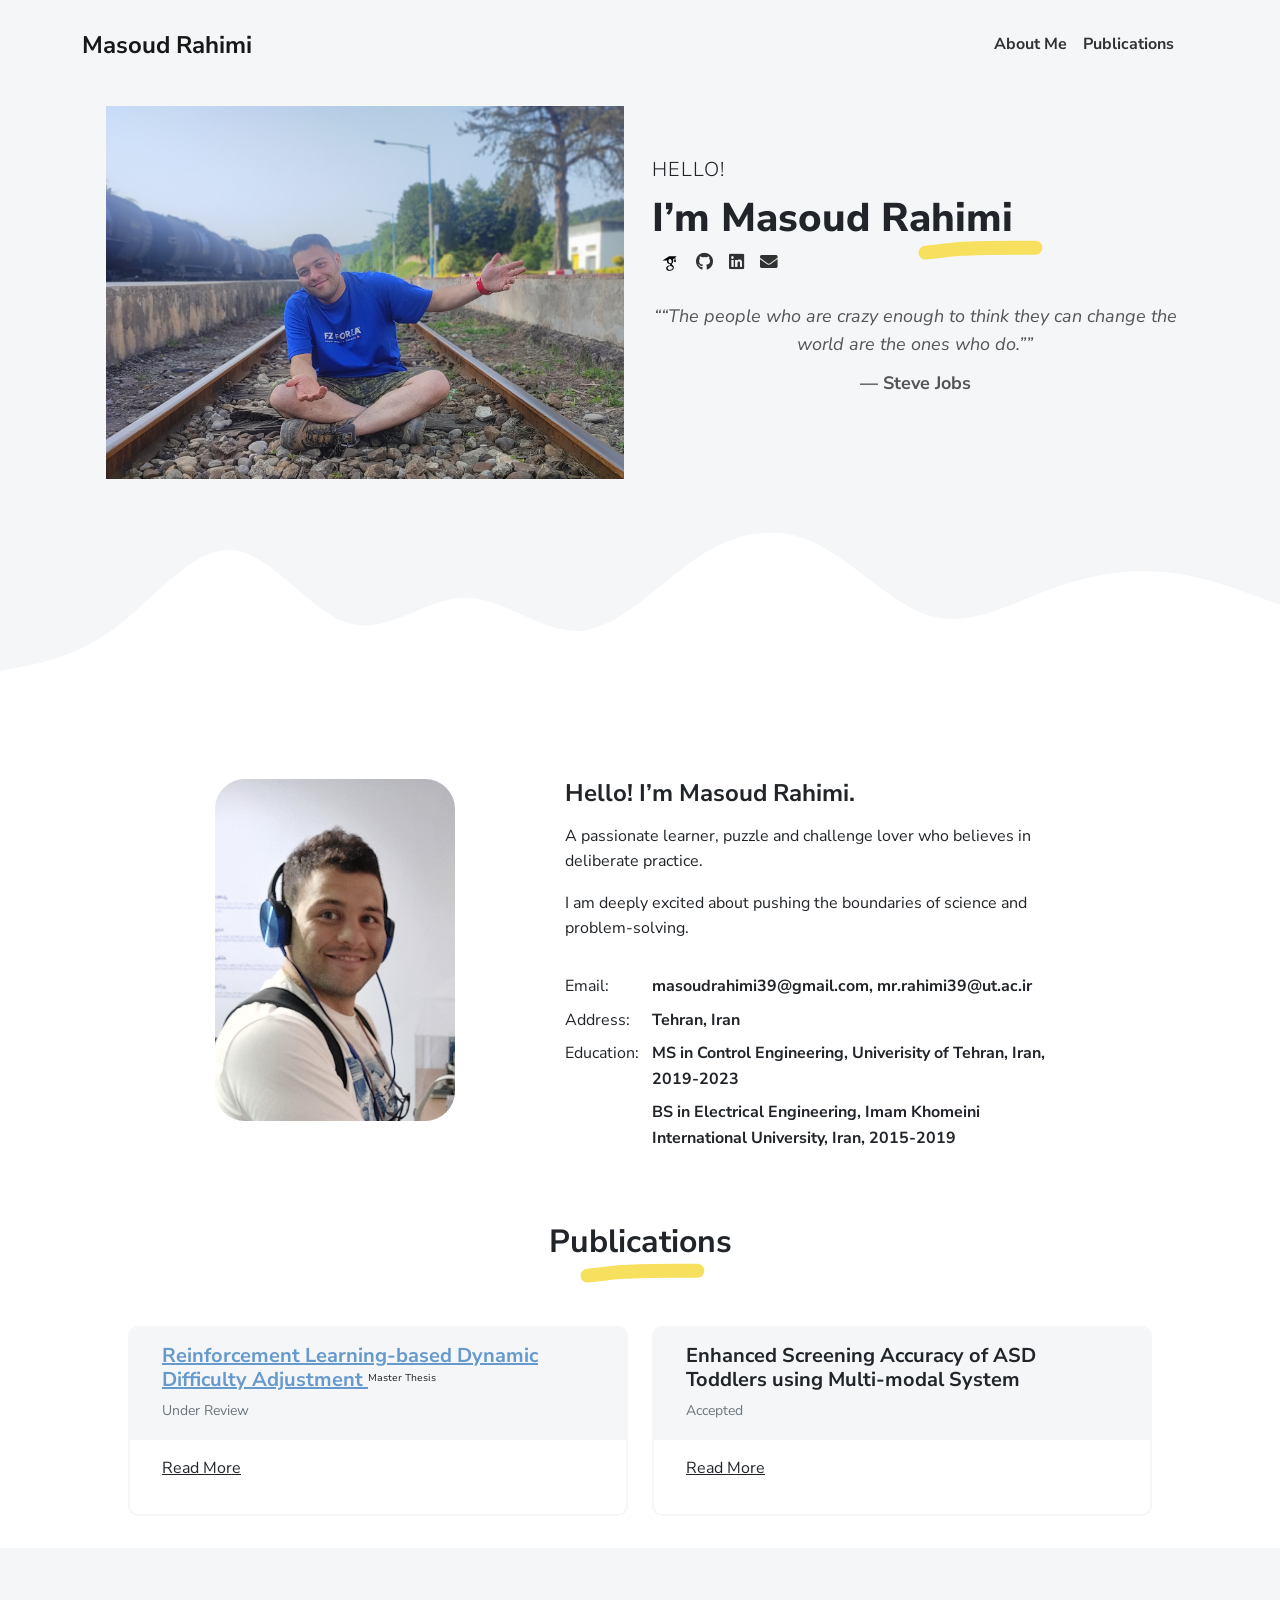
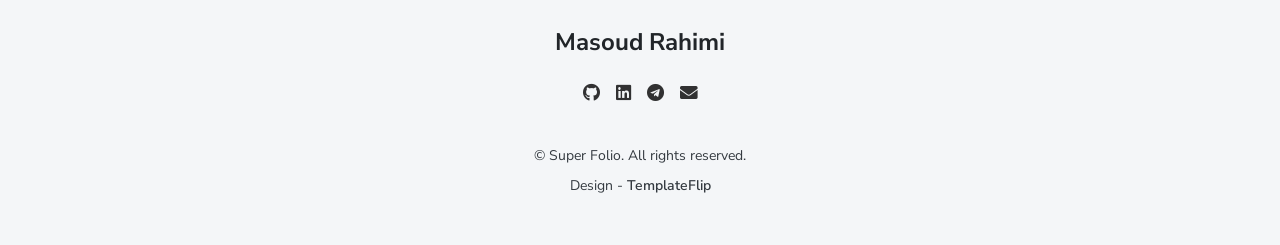
<file: index.html>
<!DOCTYPE html>
<!-- upto 2 directory depth-->
<html lang="en-US">
  <head>
    <meta charset="UTF-8">
    <meta http-equiv="X-UA-Compatible" content="IE=edge">
    <meta name="viewport" content="width=device-width, initial-scale=1">
    <title>Masoud Rahimi</title>
    <link rel="icon" href="images//services/favicon.ico" type="image/x-icon" sizes="396x396">

    <link rel="preconnect" href="https://fonts.gstatic.com" crossorigin="crossorigin"/>
    <link rel="preload" as="style" href="https://fonts.googleapis.com/css2?family=Nunito+Sans:wght@300;400;700;800&amp;display=swap"/>
    <link rel="stylesheet" href="https://fonts.googleapis.com/css2?family=Nunito+Sans:wght@300;400;700;800&amp;display=swap" media="print" onload="this.media='all'"/>
    <noscript>
      <link rel="stylesheet" href="https://fonts.googleapis.com/css2?family=Nunito+Sans:wght@300;400;700;800&amp;display=swap"/>
    </noscript>
    <link href="./css/font-awesome/css/all.min.css?ver=1.2.0" rel="stylesheet">
    <link href="./css/bootstrap-icons/bootstrap-icons.css?ver=1.2.0" rel="stylesheet">
    <link href="./css/bootstrap.min.css?ver=1.2.0" rel="stylesheet">
    <link href="./css/aos.css?ver=1.2.0" rel="stylesheet">
    <link href="./css/main.css?ver=1.2.0" rel="stylesheet">
    
    <noscript>
      <style type="text/css">
        [data-aos] {
            opacity: 1 !important;
            transform: translate(0) scale(1) !important;
        }
      </style>
    </noscript>
  </head>
  <body id="top">
    <header class="bg-light">
      <nav class="navbar navbar-expand-lg navbar-light bg-light" id="header-nav" role="navigation">
        <div class="container"><a class="link-dark navbar-brand site-title mb-0" href="#">Masoud Rahimi</a>
          <button class="navbar-toggler" type="button" data-bs-toggle="collapse" data-bs-target="#navbarSupportedContent" aria-controls="navbarSupportedContent" aria-expanded="false" aria-label="Toggle navigation"><span class="navbar-toggler-icon"></span></button>
          <div class="collapse navbar-collapse" id="navbarSupportedContent">
            <ul class="navbar-nav ms-auto me-2">
              <!-- <li class="nav-item"><a class="nav-link" href="Rahimi_CV.pdf">Download my CV</a></li> -->
              <li class="nav-item"><a class="nav-link" href="#about">About Me</a></li>
              
              <!-- <li class="nav-item"><a class="nav-link" href="#interests">Interests</a></li> -->
              <li class="nav-item"><a class="nav-link" href="#Publications">Publications</a></li>
              
              <!-- <li class="nav-item"><a class="nav-link" href="#education">Education</a></li> -->
              <!-- <li class="nav-item"><a class="nav-link" href="#skills">Skills</a></li> -->
              <!-- <li class="nav-item"><a class="nav-link" href="#blog">Blog</a></li> -->
              <!-- <li class="nav-item"><a class="nav-link" href="#contact">Contact Me</a></li> -->
            </ul>
          </div>
        </div>
      </nav>
    </header>
    <div class="page-content">
      <div id="content">
 
<style>
  .quote {
    text-align: center;
    margin-top: 20px;
    font-size: 18px;
    color: #555; /* Adjust the color to your preference */
  }

  .quote-text {
    font-style: italic;
  }

  .quote-author {
    margin-top: 10px;
    font-weight: bold;
  }
</style>

<header>
  <div class="cover bg-light">
    <div class="container px-3">
      <div class="row">
        <!-- <div class="col-lg-6 p-2"><img class="img-fluid" src="images/illustrations/hello3.svg" alt="hello"/></div> -->
        <div class="col-lg-6 p-2"><img class="img-fluid" src="images/me1.JPG" alt="hello"/></div>
        <div class="col-lg-6">
          <div class="mt-5">
            <p class="lead text-uppercase mb-1">Hello!</p>
            <h1 class="intro-title marker" data-aos="fade-left" data-aos-delay="50">I’m Masoud Rahimi</h1>
            <!-- <p class="lead fw-normal mt-3" data-aos="fade-up" data-aos-delay="100">Machine Learning Enthusiastic</p> -->
            <div class="social-nav" data-aos="fade-up" data-aos-delay="200">
              <nav role="navigation">
                <ul class="nav justify-content-left">

                  <!-- <li class="nav-item">
                    <a class="nav-link" href="https://scholar.google.com/citations?hl=en&user=BUyeIyAAAAAJ" title="Google Scholar">
                      <svg src="google-scholar.svg" xmlns="http://www.w3.org/2000/svg" width="24" height="24" viewBox="0 0 24 24">
                        
                      </svg>
                      <span class="menu-title sr-only">Google Scholar</span>
                    </a>
                  </li> -->

                  <li class="nav-item">
                    <a class="nav-link" href="https://scholar.google.com/citations?hl=en&user=BUyeIyAAAAAJ" title="Google Scholar">
                      <!-- Include your SVG icon using an <img> tag -->
                      <img src="icons8-google-scholar-48.svg" alt="Google Scholar" width="20" height="20">
                      <span class="menu-title sr-only">Google Scholar</span>
                    </a>
                  </li>

                  
                  <!-- <li class="nav-item"><a class="nav-link" href="https://scholar.google.com/citations?hl=en&user=BUyeIyAAAAAJ" title="Google Scholar"><i class="fab fa-github"></i><span class="menu-title sr-only">Twitter</span></a></li> -->
                  <li class="nav-item"><a class="nav-link" href="https://github.com/masoudrahimi39" title="Github"><i class="fab fa-github"></i><span class="menu-title sr-only">Github</span></a></li>
                  <li class="nav-item"><a class="nav-link" href="https://www.linkedin.com/in/masoud-rahimi-0b897b108/" title="LinkedIn"><i class="fab fa-linkedin"></i><span class="menu-title sr-only">LinkedIn</span></a></li>
                  <!-- <li class="nav-item"><a class="nav-link" href="https://telegram.me/Masoud_rhm39" title="telegram"><i class="fab fa-telegram"></i><span class="menu-title sr-only">Telegram</span></a></li> -->
                  <!-- <li class="nav-item"><a class="nav-link" href="skype:masoudrahimi39?userinfo" title="skype"><i class="fab fa-skype"></i><span class="menu-title sr-only">skype</span></a></li> -->
                  <li class="nav-item"><a class="nav-link" href="mailto:masoudrahimi39@gmail.com" title="Gmail"><i class="fa fa-envelope"></i><span class="menu-title sr-only">gmail</span></a></li>
                </ul>
              </nav>

              <div class="quote">
                <q class="quote-text">“The people who are crazy enough to think they can change the world are the ones who do.”</q>
                <p class="quote-author">— Steve Jobs</p>
              </div>


              <!-- <p style="font-size:10px">Telegram me in case of emergancy</p> -->
            </div>
          </div>
        </div>
      </div>
    </div>
  </div>
  <div class="wave-bg"></div>
</header>

<!-- about me -->
<div class="section pt-4 px-3 px-lg-4" id="about">
  <div class="container-narrow">
    <div class="row">
      <div class="col-md-4 offset-md-1" data-aos="fade-right" data-aos-delay="100"><img class="avatar img-fluid mt-2" src="images/profile_pic3.JPG" width="240" height="240" alt="Masoud Rahimi"/></div>
      <div class="col-md-6">
        <h2 class="h4 my-2">Hello! I’m Masoud Rahimi.</h2>
        <p>A passionate learner, puzzle and challenge lover who believes in deliberate practice.</p>
        <p>I am deeply excited about pushing the boundaries of science and problem-solving.</p>
        <!-- <p> I'm crazy about <b>solving everyday-life problems</b> by deploying Machine Learning and exploring <b>human behavior and characteristics</b>. I have a penchant for discovering the <b>psychology of human-computer interaction</b>.</p> -->
        <div class="row mt-3">
          <div class="col-sm-2">
            <div class="pb-1">Email:</div>
          </div>
          <div class="col-sm-10">
            <div class="pb-1 fw-bolder">masoudrahimi39@gmail.com,  mr.rahimi39@ut.ac.ir</div>
          </div>
          <!-- <div class="col-sm-2">
            <div class="pb-1">Skype:</div>
          </div>
          <div class="col-sm-10">
            <div class="pb-1 fw-bolder">masoudrahimi39</div>
          </div> -->
          <div class="col-sm-2">
            <div class="pb-1">Address:</div>
          </div>
          <div class="col-sm-10">
            <div class="pb-1 fw-bolder">Tehran, Iran</div>
          </div>

          <div class="col-sm-2">
            <div class="pb-1">Education:</div>
          </div>
          <div class="col-sm-10">
            <div class="pb-1 fw-bolder">MS in Control Engineering, Univerisity of Tehran, Iran, 2019-2023</div>
            <div class="pb-1 fw-bolder">BS in Electrical Engineering, Imam Khomeini International University, Iran, 2015-2019</div>
          </div>

        </div>
      </div>
    </div>
  </div>
</div>

<!-- # interests -->
<!-- <div class="section px-3 px-lg-4 pt-5" id="interests">
  <div class="container-narrow">
    <div class="text-center mb-5">
      <h2 class="marker marker-center">My Interests</h2>
    </div>
    <div class="row py-3">
      <div class="col-md-2 text-center" data-aos="fade-up" data-aos-delay="100"><img class="mb-2" src="images/services/RL.svg" width="75" height="75" alt="Reinforcement Learning"/>
        <div class="h5">Reinforcement Learning</div>
      </div>
      <div class="col-md-2 text-center" data-aos="fade-up" data-aos-delay="200"><img class="mb-2" src="images/services/deep2.svg" width="75" height="75" alt="Deep learning"/>
        <div class="h5">Deep learning</div>
      </div>
      <div class="col-md-2 text-center" data-aos="fade-up" data-aos-delay="500"><img class="mb-2" src="images/services/recommendation.svg" width="75" height="75" alt="Recommendation Systems"/>
        <div class="h5">Recommendation Systems</div>
      </div>
      <div class="col-md-2 text-center" data-aos="fade-up" data-aos-delay="500"><img class="mb-2" src="images/services/personalization.svg" width="75" height="75" alt="User Personalization"/>
        <div class="h5">User Personalization</div>
      </div>
      <div class="col-md-2 text-center" data-aos="fade-up" data-aos-delay="500"><img class="mb-2" src="images/services/HCI.svg" width="75" height="75" alt="Human-Computer Interaction"/>
        <div class="h5">Human-Computer Interaction</div>
      </div>
      <div class="col-md-2 text-center" data-aos="fade-up" data-aos-delay="500"><img class="mb-2" src="images/services/behavior.jpg" width="75" height="75" alt="Behavioral Science"/>
        <div class="h5">Behavioral Science</div>
      </div>
      <div class="col-md-2 text-center" data-aos="fade-up" data-aos-delay="300"><img class="mb-2" src="images/services/cog.svg" width="75" height="75" alt="Cognitive Science"/>
        <div class="h5">Cognitive Science</div>
    </div>
      <div class="col-md-2 text-center" data-aos="fade-up" data-aos-delay="500"><img class="mb-2" src="images/services/data-science.svg" width="75" height="75" alt="Data Science"/>
          <div class="h5">Data Science</div>
      </div>
      <div class="col-md-2 text-center" data-aos="fade-up" data-aos-delay="500"><img class="mb-2" src="images/services/python.svg" width="75" height="75" alt="Python"/>
        <div class="h5">Python </div>
      </div>
    </div>
  </div>
</div> -->


<!-- Publications -->
<div class="section px-3 px-lg-4 pt-5" id="Publications">
  <div class="container-narrow">
    <div class="text-center mb-5">
      <h2 class="marker marker-center">Publications</h2>
    </div>
    <div class="row">
      <div class="col-md-6 d-flex">
        <div class="card mb-3" data-aos="fade-right" data-aos-delay="100">
          <div class="card-header px-3 py-2">
            <div class="d-flex justify-content-between">
              <div>
              
                <h3 class="h5 mb-1">
                  <a 
                  href="https://arxiv.org/abs/2308.12726" style="text-decoration:underline; color:#6699CC">
                  Reinforcement Learning-based Dynamic Difficulty Adjustment 
                  </a>  <sup style="font-size:x-small; font-weight:normal;">Master Thesis</sup></h3>
                <div class="text-muted text-small">Under Review</div>
              </div>
            </div>
          </div>
          
          
          <div class="card-body px-3 py-2">
            <p>
              <a class="read-more-toggle" href="#">Read More</a>
            </p>
            <div class="description" style="display: none;">
              <p>Dynamic Difficulty Adjustment (DDA) is a viable approach to enhance a player's experience in video games. Recently, Reinforcement Learning (RL) methods have been employed for DDA in non-competitive games; nevertheless, they rely solely on discrete state-action space with a small search space. In this paper, we propose a continuous RL-based DDA methodology for a visual working memory (VWM) game to handle the complex search space for the difficulty of memorization. The proposed RL-based DDA tailors game difficulty based on the player's score and game difficulty in the last trial.</p>
              <!-- Your detailed description content goes here -->
            </div>
          </div>

          <style>
            /* Add your existing CSS styles here */

            .description {
              margin-top: 10px;
            }
          </style>

          <script>
            document.addEventListener('DOMContentLoaded', function() {
              const readMoreLinks = document.querySelectorAll('.read-more-toggle');

              readMoreLinks.forEach(link => {
                link.addEventListener('click', function(event) {
                  event.preventDefault();
                  const description = this.parentElement.nextElementSibling;

                  if (description.style.display === 'none') {
                    description.style.display = 'block';
                    this.textContent = 'Read Less';
                  } else {
                    description.style.display = 'none';
                    this.textContent = 'Read More';
                  }
                });
              });
            });
          </script>


        </div>
      </div>
      <div class="col-md-6 d-flex">
        <div class="card mb-3" data-aos="fade-left" data-aos-delay="300">
          <div class="card-header px-3 py-2">
            <div class="d-flex justify-content-between">
              <div>
                <h3 class="h5 mb-1">Enhanced Screening Accuracy of ASD Toddlers using Multi-modal System</h3>
                <div class="text-muted text-small">Accepted</div>
              </div>
            </div>
          </div>
          <div class="card-body px-3 py-2">
            <p>
              <a class="read-more-toggle" href="#">Read More</a>
            </p>
            <div class="description" style="display: none;">
              <p> 
 
Early screening for autism spectrum disorder (ASD) can significantly improve intervention outcomes. However, acknowledging the diverse nature of ASD and the variety of its symptoms, a multi-modal approach becomes necessary for effective autism screening. In this study, we propose a framework powered by the Robotic Operating System (ROS) to integrate various ASD screening tools as separate modalities seamlessly. With a focus on behavioral data, our preliminary study involves the analysis of three distinct ASD symptom groups using three modalities: the sensorized toy car for assessing repetitive behaviors, the Lightwheel for analyzing sensory input sensitivity, and the Roboparrot for simulating social interaction initiation. By fusing the results of each modality, we achieved enhanced accuracy and reliability in ASD screening, surpassing the individual modality accuracy by more than 10% on the average.
</p>
              <!-- Your detailed description content goes here -->
            </div>
          </div>
          
          <style>
            /* Add your existing CSS styles here */
          
            .description {
              margin-top: 10px;
            }
          </style>
          
          <script>
            document.addEventListener('DOMContentLoaded', function() {
              const readMoreLinks = document.querySelectorAll('.read-more-toggle');
          
              readMoreLinks.forEach(link => {
                link.addEventListener('click', function(event) {
                  event.preventDefault();
                  const description = this.parentElement.nextElementSibling;
          
                  if (description.style.display === 'none') {
                    description.style.display = 'block';
                    this.textContent = 'Read Less';
                  } else {
                    description.style.display = 'none';
                    this.textContent = 'Read More';
                  }
                });
              });
            });
          </script>
          
        </div>
      </div>
    </div>
  </div>
</div>

<!-- <div class="card-body px-3 py-2">
  <p>
    <a class="read-more-toggle" href="#">Read More</a>
  </p>
  <div class="description" style="display: none;">
    <p>DESCRIPTION</p>
  </div>
</div> -->

<style>
  /* Add your existing CSS styles here */

  .description {
    margin-top: 10px;
  }
</style>

<script>
  document.addEventListener('DOMContentLoaded', function() {
    const readMoreLinks = document.querySelectorAll('.read-more-toggle');

    readMoreLinks.forEach(link => {
      link.addEventListener('click', function(event) {
        event.preventDefault();
        const description = this.parentElement.nextElementSibling;

        if (description.style.display === 'none') {
          description.style.display = 'block';
          this.textContent = 'Read Less';
        } else {
          description.style.display = 'none';
          this.textContent = 'Read More';
        }
      });
    });
  });
</script>



<!--  education -->
<!-- <div class="section px-3 px-lg-4 pt-5" id="education">
  <div class="container-narrow">
    <div class="text-center mb-5">
      <h2 class="marker marker-center">Education</h2>
    </div>
    <div class="row">
      <div class="col-md-6 d-flex">
        <div class="card mb-3" data-aos="fade-right" data-aos-delay="100">
          <div class="card-header px-3 py-2" >
            <div class="d-flex justify-content-between">
              <div>
                <h3 class="h5 mb-1">University of Tehran</h3>
              </div><img src="images/services/ut.svg" width="48" height="48" alt="UT"/>
            </div>
          </div>
          <div class="card-body px-3 py-2">
            <p>M.S. of Science - Control Engineering </p>
            <p style="font-size:10px; margin-left: 5%;"> 2019-present </p>
            <dt>Thesis</dt>
            <p style="font-size:12px; margin-left: 5%;"> Dynamic Difficulty Adjustment through Reinforcement Learning </p>
            <dt> GPA </dt>
            <p style="font-size:12px; margin-left: 5%;"> 3.53/4 </p>
            
          </div>
        </div>
      </div>
      <div class="col-md-6 d-flex">
        <div class="card mb-3" data-aos="fade-left" data-aos-delay="200">
          <div class="card-header px-3 py-2">
            <div class="d-flex justify-content-between">
              <div>
                <h3 class="h5 mb-1">Imam Khomeini International University</h3>
              </div><img src="images/services/imam.svg" width="48" height="48" alt="Imam"/>
            </div>
          </div>
          <div class="card-body px-3 py-2" >
            <p>B.S. of Science - Electrical Engineering (Telecommunication)</p>
            <p style="font-size:10px; margin-left: 5%"  > 2014-2019</p>
            <dt></dt>
            <p style="font-size:12px; margin-left: 5%;"> </p>
            <dt>  </dt>
            <p style="font-size:12px; margin-left: 5%;"> </p>
          </div>
        </div>
      </div>
    </div>
  </div>
</div> -->

<!-- my skills -->
<!-- <div class="section px-3 px-lg-4 pt-5" id="skills">
  <div class="container-narrow">
    <div class="text-center mb-5">
      <h2 class="marker marker-center">My Skills</h2>
    </div>
    <div class="text-center">
      <p class="mx-auto mb-3" style="max-width:600px">I am a passionate and quick learner.</p>
    </div>
  </div> -->
<!-- </div>  -->



<!-- <div class="row py-3"> -->
  <!-- <h2> </h2> -->
  <!-- <div class="col-md-3 " style="padding-left: 5%;" data-aos="fade-up" data-aos-delay="100" >

  <div class="col-md-3 " style="padding-left: 5%;" data-aos="fade-up" data-aos-delay="100" ></div>
    <ul class="a">
      <li>Programming</li>
      <dd>◦  Python </dd>
      <dd>◦  Matlab </dd>
      <dd>◦  HTML </dd>
      <dd>◦  CSS </dd>      
    </ul>
  </div>
  <div class="col-md-3 " data-aos="fade-up" data-aos-delay="100" >
    <ul class="a">
      <li>Python Libraries</li>
      <dd>◦ Gym, Stable-Baselines3, RLlib</dd>
      <dd>◦ Sklearn, Tensorflow, Keras, Pytorch </dd>
      <dd>◦ Pandas, Numpy, Matplotlib </dd>
      <dd>◦ Pyspark, Pymongo, Snap, NetworkX, igraph</dd>
      <dd>◦ Pygame </dd>
    </ul>
  </div>

  <div class="col-md-3 " data-aos="fade-up" data-aos-delay="100" >
    <ul class="a">
      <dd>◦ Linux</dd>
      <dd>◦  Git </dd>
      <dd>◦  LaTeX </dd>
      <dd>◦ kafka</dd>
      <dd>◦ Cassandra </dd>
      <dd>◦ Elasticsearch</dd>
      <dd>◦ MongoDB</dd>
      <dd>◦ Spark </dd>
    </ul>
  </div>
  <div class="col-md-3 " data-aos="fade-up" data-aos-delay="100" >
    <ul class="a">  
      <li>Accademic Lectures</li>
      <dd>◦ Reinforcement Learning</dd>
      <dd>◦ Deep Learninng </dd>
      <dd>◦ Classic Machine Learning</dd>
      <dd>◦ System Identification</dd>
      <dd>◦ Massive data analysis and systems</dd>
      <dd>◦ Principles of Cognitive Science</dd>
      <dd>◦ Social Networks</dd>
      <dd>◦ Nonlinear Systems Analysis</dd>
      <dd>◦ Linear Control Theory</dd>
      <dd>◦ Electric Circuits</dd> 
    </ul>
  </div> -->

<!-- </div> -->





<!-- footer -->
<footer class="pt-4 pb-4 text-center bg-light">
  <div class="container">
    <div class="my-3">
      <div class="h4">Masoud Rahimi</div>
      <!-- <p>Machine Learning Engineer</p> -->
      <div class="social-nav">
        <nav role="navigation">
          <ul class="nav justify-content-center">
            <li class="nav-item"><a class="nav-link" href="https://github.com/masoudrahimi39" title="github"><i class="fab fa-github"></i><span class="menu-title sr-only">Twitter</span></a></li>
            <li class="nav-item"><a class="nav-link" href="https://www.linkedin.com/in/masoud-rahimi-0b897b108/" title="LinkedIn"><i class="fab fa-linkedin"></i><span class="menu-title sr-only">LinkedIn</span></a></li>
            <li class="nav-item"><a class="nav-link" href="https://telegram.me/Masoud_rhm39" title="telegram"><i class="fab fa-telegram"></i><span class="menu-title sr-only">Telegram</span></a></li>
            <!-- <li class="nav-item"><a class="nav-link" href="skype:masoudrahimi39?userinfo" title="skype"><i class="fab fa-skype"></i><span class="menu-title sr-only">skype</span></a></li> -->
            <li class="nav-item"><a class="nav-link" href="mailto:masoudrahimi39@gmail.com" title="gmail"><i class="fa fa-envelope"></i><span class="menu-title sr-only">gmail</span></a></li>
          </ul>
        </nav>
      </div>
    </div>
    <div class="text-small text-secondary">
      <div class="mb-1">&copy; Super Folio. All rights reserved.</div>
      <div>
        <!-- Make sure to buy a license for the template before removing the line below. Buy license on https://templateflip.com/ -->Design - <a href="https://templateflip.com/" target="_blank">TemplateFlip</a></div>
    </div>
  </div>
</footer></div>
    </div>
    <div id="scrolltop"><a class="btn btn-secondary" href="#top"><span class="icon"><i class="fas fa-angle-up fa-x"></i></span></a></div>
    <script src="./scripts/imagesloaded.pkgd.min.js?ver=1.2.0"></script>
    <script src="./scripts/masonry.pkgd.min.js?ver=1.2.0"></script>
    <script src="./scripts/BigPicture.min.js?ver=1.2.0"></script>
    <script src="./scripts/purecounter.min.js?ver=1.2.0"></script>
    <script src="./scripts/bootstrap.bundle.min.js?ver=1.2.0"></script>
    <script src="./scripts/aos.min.js?ver=1.2.0"></script>
    <script src="./scripts/main.js?ver=1.2.0"></script>
  </body>
</html>
</file>
<file: css/main.css>
html, body {
  overflow-x: hidden;
}

/**
 * Enable smooth scrolling on the whole document
 */
html {
  scroll-behavior: smooth;
}

/**
 * Disable smooth scrolling when users have prefers-reduced-motion enabled
 */
@media screen and (prefers-reduced-motion: reduce) {
  html {
    scroll-behavior: auto;
  }
}

/**
 * Add .section to every anchored element for scroll margin
 */
.section {
  scroll-margin-top: 2rem;
}

/* Header */
.site-title {
  font-size: 1.5rem;
  font-weight: 700;
  line-height: 3rem;
  text-decoration: none;
}

@media (min-width: 48em) {
  .site-title {
    float: left;
  }
}

.nav-link {
  font-weight: 700;
  color: rgba(0, 0, 0, 0.8) !important;
}

.social-nav .nav-link {
  padding: 0 0.5rem;
  font-size: 1.1rem;
  line-height: 2.5rem;
}

.nav-link:hover,
.nav-link:focus,
.active .nav-link {
  color: rgba(0, 0, 0, 0.6) !important;
}

/* Hero (intro) section */
.intro-title {
  font-weight: 800;
}

@-webkit-keyframes animateWave {
  0% {
    transform: scale(1, 0);
  }
  100% {
    transform: scale(1, 1);
  }
}

@keyframes animateWave {
  0% {
    transform: scale(1, 0);
  }
  100% {
    transform: scale(1, 1);
  }
}

.wave-bg {
  display: block;
  height: 220px;
  width: 100%;
  min-width: 600px;
  transform-origin: top;
  -webkit-animation: animateWave 2000ms cubic-bezier(0.23, 1, 0.32, 1) forwards;
          animation: animateWave 2000ms cubic-bezier(0.23, 1, 0.32, 1) forwards;
  background-image: url("../images/wave-bg.svg");
  background-position: center;
  background-repeat: no-repeat;
}

img.avatar {
  border-radius: 30px;
}

/* Masonary grid for portfolio */
.grid:after {
  content: '';
  display: block;
  clear: both;
}

/* Grid Item */
.grid-sizer,
.grid-item {
  width: 100%;
}

.grid-item {
  padding-bottom: 12px;
}

@media (min-width: 48em) {
  .grid-sizer,
  .grid-item {
    width: 25%;
  }
  .grid-item {
    float: left;
    padding: 6px;
  }
}

.grid-item img {
  display: block;
  width: 100%;
  max-width: 100%;
}

/* Portfolio */
.portolio-section .container {
  padding: 0;
}

.portfolio-item {
  position: relative;
  overflow: hidden;
  text-align: center;
  margin: 0;
}

.portfolio-item figcaption {
  position: absolute;
  top: auto;
  bottom: 0;
  left: 0;
  width: 100%;
  padding: 12px;
  background: rgba(255, 255, 255, 0.75);
  transition: transform 0.35s;
  transform: translate3d(0, 100%, 0);
}

.portfolio-item figcaption h4 {
  color: #222;
  font-size: 16px;
  text-transform: uppercase;
  font-weight: 700;
  margin-bottom: 3px;
}

.portfolio-item figcaption p {
  color: #444;
  font-size: 14px;
  font-weight: 600;
  margin-bottom: 0;
}

.portfolio-item:hover figcaption {
  transform: translate3d(0, 0, 0);
}

/* Portolio Caption */
#bp_container .bp-xc {
  background: #F6E05E !important;
}

#bp_caption a {
  text-decoration: none;
}

/* Footer section */
footer a:not(.nav-link) {
  color: inherit;
  font-weight: 600;
  text-decoration: none;
  cursor: pointer;
}

/* Scroll Top */
#scrolltop {
  display: block;
  visibility: hidden;
  opacity: 0;
  transition: visibility 0s, opacity 0.5s ease-in;
  position: fixed;
  bottom: 20px;
  right: 20px;
}

#scrolltop .btn {
  padding: 3px 11px;
  border-radius: 50%;
}

/* Additional utility styles */
.container-narrow {
  max-width: 1024px;
  margin: 0 auto;
}

.text-small {
  font-size: 0.875rem;
}

.text-uppercase {
  letter-spacing: 0.05em;
}

.hover-effect {
  transition: transform .18s ease-in-out;
}

.hover-effect:hover {
  transform: translateY(-2px);
}

.marker {
  position: relative;
  display: inline;
  width: auto;
}

.marker-center {
  padding-right: 0;
}

.marker:after {
  content: "";
  width: 125px;
  height: 30px;
  position: absolute;
  bottom: -25px;
  right: -30px;
  background-image: url("../images/marker.svg");
  background-repeat: no-repeat;
}

.marker-center:after {
  bottom: -30px;
  left: 50%;
  margin-left: -60px;
}

@media (max-width: 575.98px) {
  .marker {
    padding-right: 0;
  }
  .marker:after {
    bottom: -30px;
    left: 50%;
    margin-left: -60px;
  }
}

.entry-title a {
  text-decoration: none;
}
</file>
